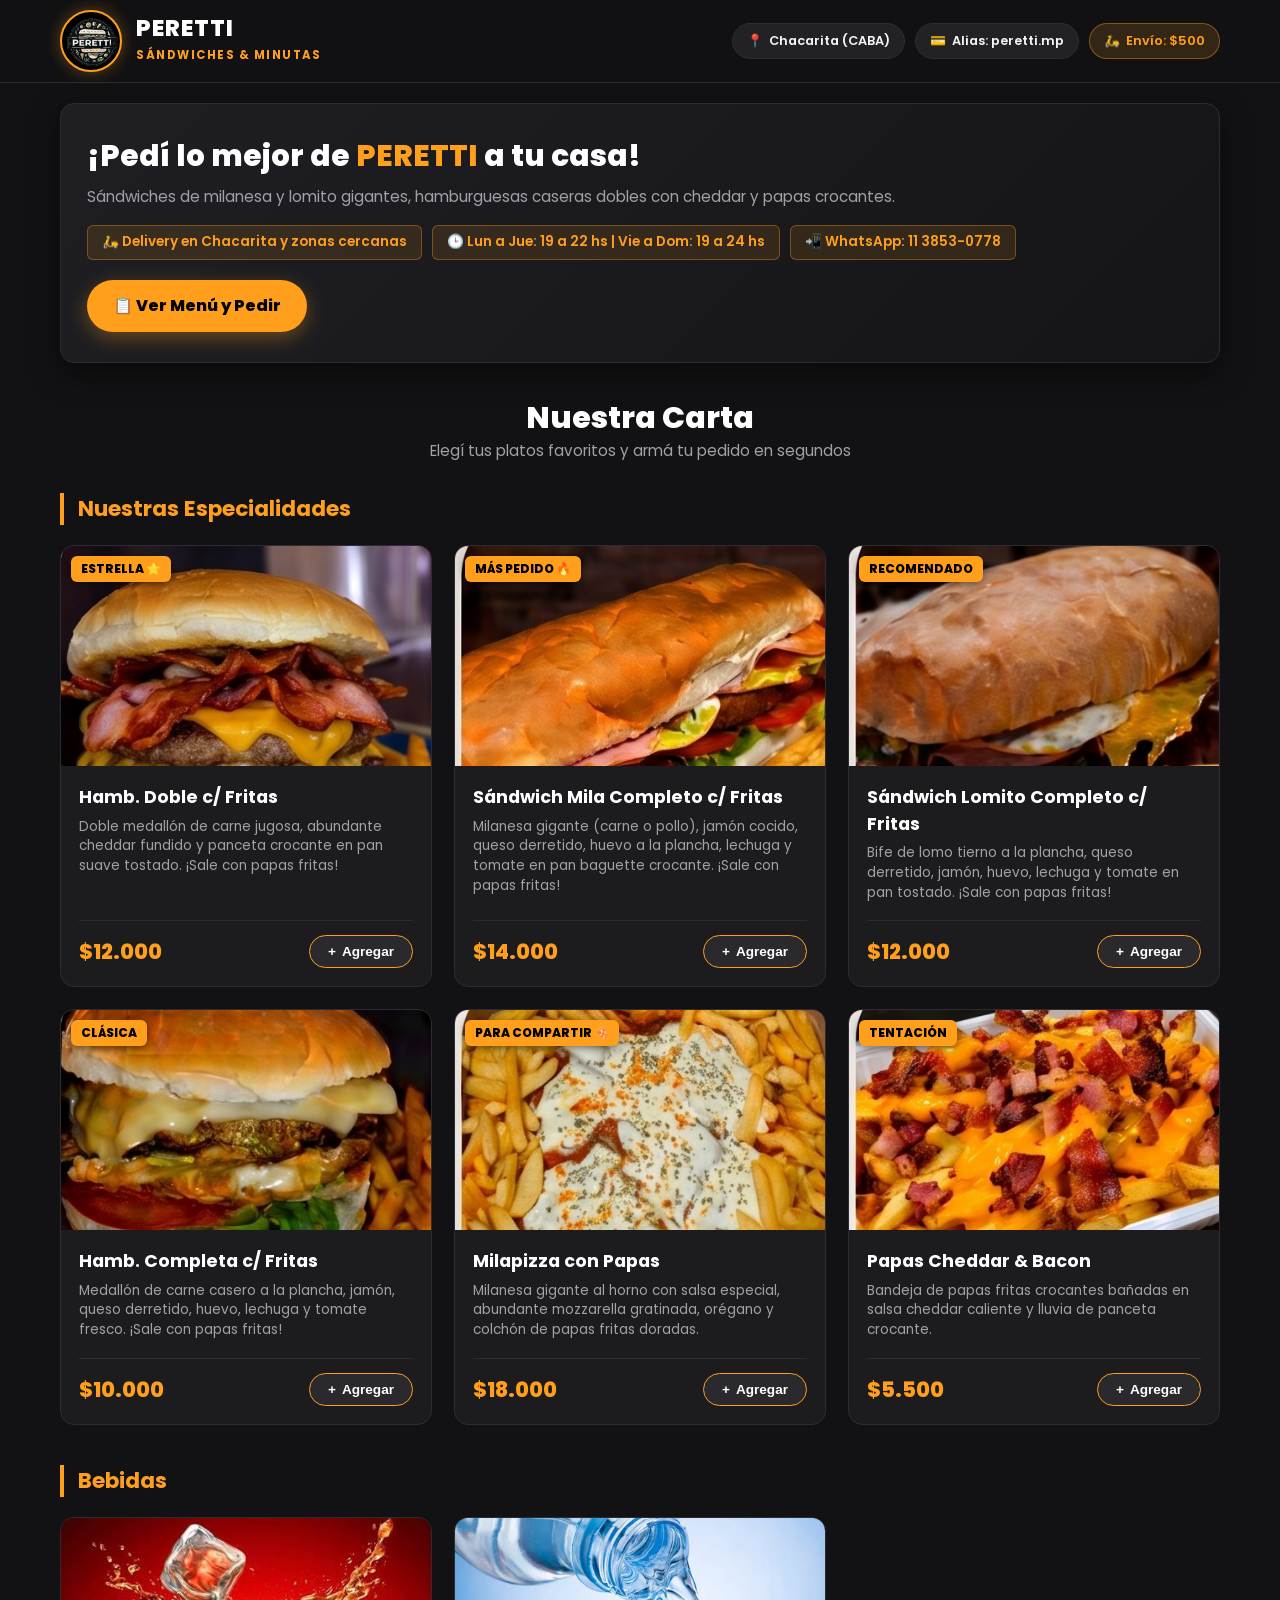
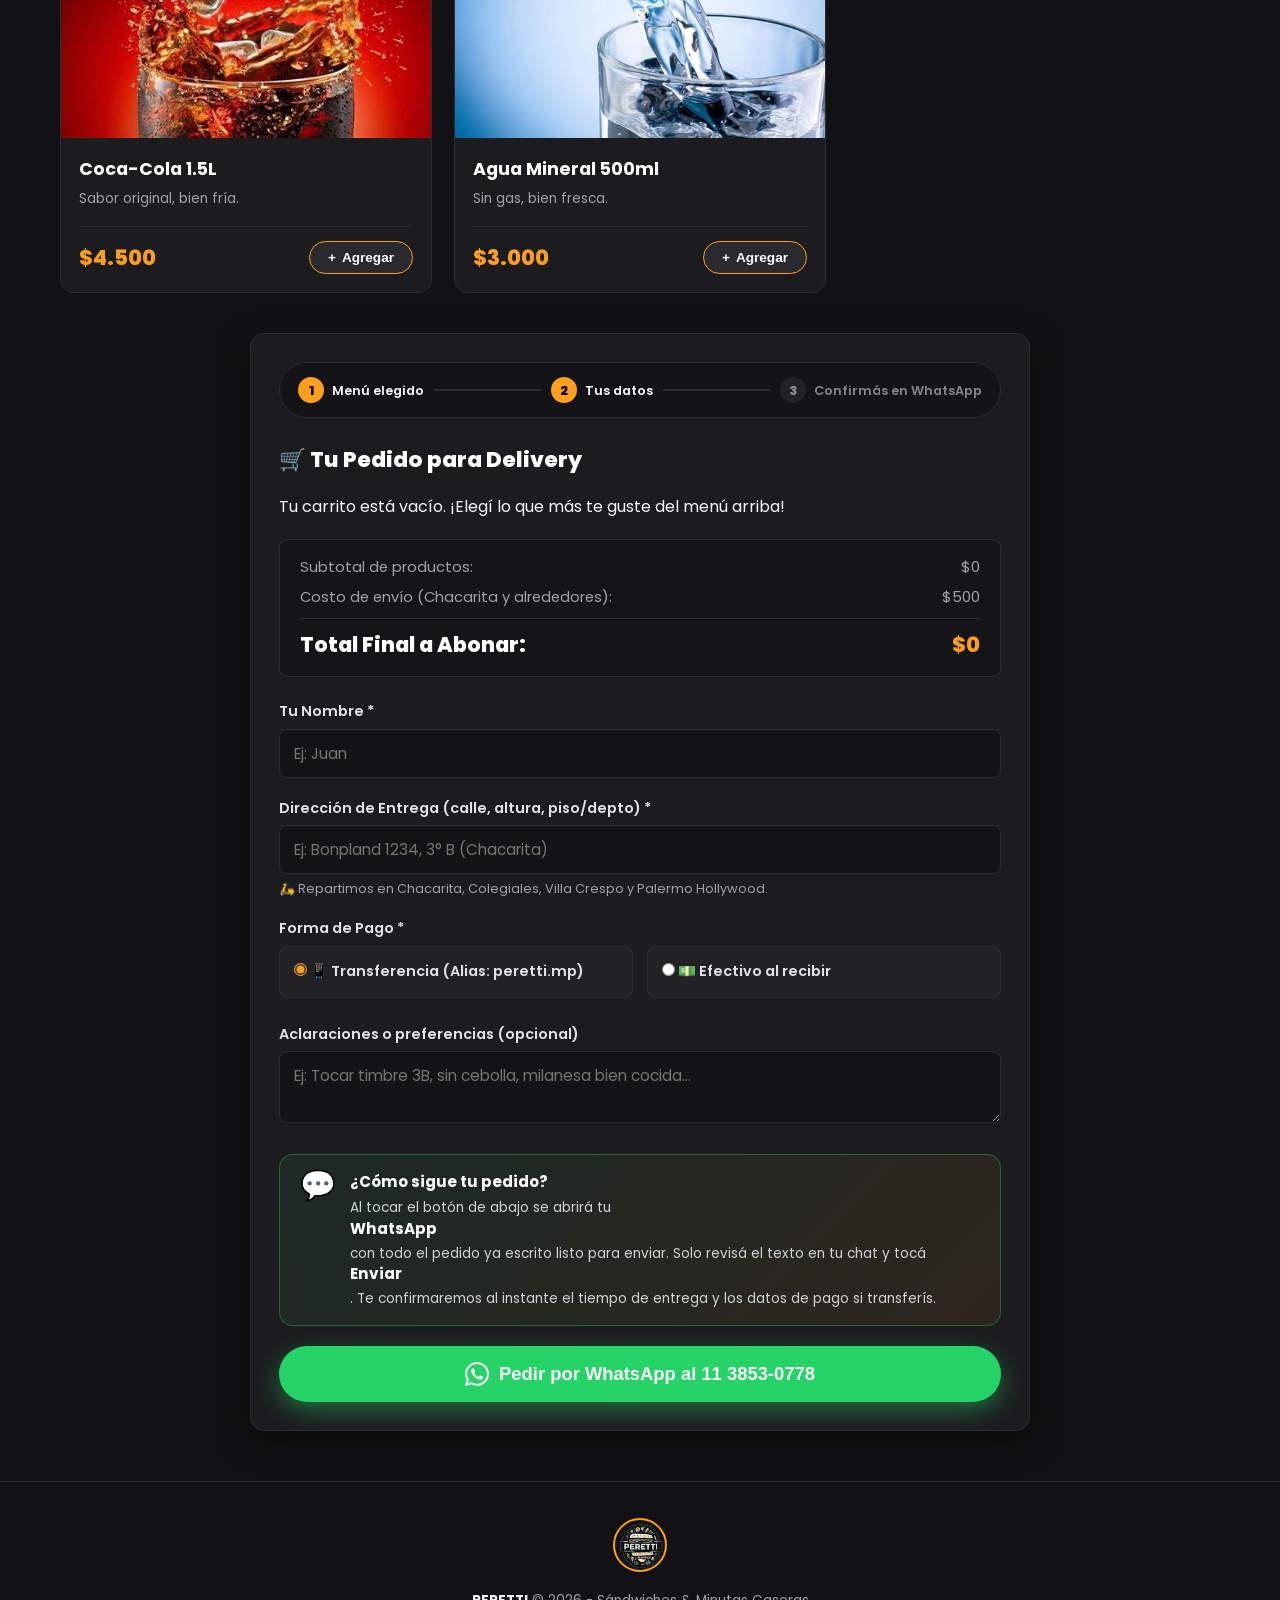
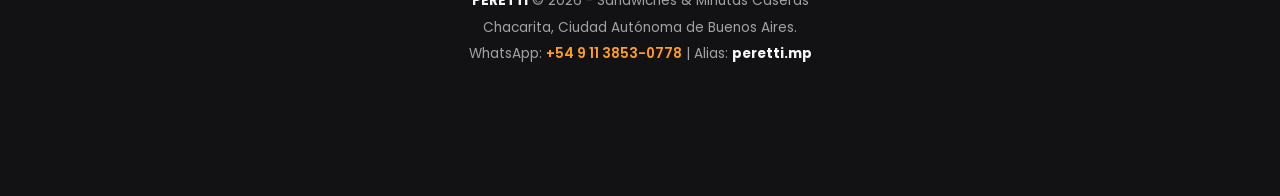
<file: index.html>
<!DOCTYPE html>
<html lang="es">

<head>
    <meta charset="UTF-8">
    <meta name="viewport" content="width=device-width, initial-scale=1.0">
    <title>PERETTI | Sándwiches, Hamburguesas & Minutas - Chacarita</title>
    <link rel="preconnect" href="https://fonts.googleapis.com">
    <link rel="preconnect" href="https://fonts.gstatic.com" crossorigin>
    <link href="https://fonts.googleapis.com/css2?family=Poppins:wght@400;500;600;700;800&display=swap" rel="stylesheet">
    <link rel="stylesheet" href="css/style.css">
    <link rel="icon" type="image/png" href="img/logo/logo.png">
</head>

<body>

    <header>
        <nav class="navbar">
            <a href="#" class="logo-brand">
                <img src="img/logo/logo.png" alt="Logo Peretti" class="brand-logo-img">
                <div class="brand-text">
                    <h1>PERETTI</h1>
                    <span>SÁNDWICHES & MINUTAS</span>
                </div>
            </a>
            <div class="nav-badges">
                <div class="badge-pill">
                    <span>📍</span> Chacarita (CABA)
                </div>
                <div class="badge-pill">
                    <span>💳</span> Alias: peretti.mp
                </div>
                <div class="badge-pill highlight">
                    <span>🛵</span> Envío: $500
                </div>
            </div>
        </nav>
    </header>

    <main>
        <!-- HERO BANNER -->
        <section class="hero">
            <div class="hero-banner">
                <div class="hero-info">
                    <h2>¡Pedí lo mejor de <span>PERETTI</span> a tu casa!</h2>
                    <p>Sándwiches de milanesa y lomito gigantes, hamburguesas caseras dobles con cheddar y papas crocantes.</p>
                    <div class="hero-badges">
                        <span class="hero-badge-item">🛵 Delivery en Chacarita y zonas cercanas</span>
                        <span class="hero-badge-item">🕒 Lun a Jue: 19 a 22 hs | Vie a Dom: 19 a 24 hs</span>
                        <span class="hero-badge-item">📲 WhatsApp: 11 3853-0778</span>
                    </div>
                </div>
                <div class="hero-cta">
                    <a href="#menu" class="btn-hero-menu">
                        📋 Ver Menú y Pedir
                    </a>
                </div>
            </div>
        </section>

        <!-- SECCIÓN DE MENÚ -->
        <section id="menu" class="menu-section">
            <div class="section-header">
                <h2>Nuestra Carta</h2>
                <p>Elegí tus platos favoritos y armá tu pedido en segundos</p>
            </div>
            <div id="menu-container">
                <!-- Generado dinámicamente por js/script.js -->
            </div>
        </section>

        <!-- SECCIÓN DE PEDIDO / CHECKOUT -->
        <section id="pedido" class="order-section">
            <div class="checkout-box">

                <!-- STEPPER / NUBE DE PASOS INTERACTIVA -->
                <div class="stepper-container">
                    <div class="step-item active">
                        <div class="step-circle">1</div>
                        <span class="step-label">Menú elegido</span>
                    </div>
                    <div class="step-line"></div>
                    <div class="step-item active">
                        <div class="step-circle">2</div>
                        <span class="step-label">Tus datos</span>
                    </div>
                    <div class="step-line"></div>
                    <div class="step-item">
                        <div class="step-circle">3</div>
                        <span class="step-label">Confirmás en WhatsApp</span>
                    </div>
                </div>

                <h3>🛒 Tu Pedido para Delivery</h3>
                
                <ul id="cart-items">
                    <li id="empty-cart-msg">Tu carrito está vacío. ¡Elegí lo que más te guste del menú arriba!</li>
                </ul>

                <!-- DESGLOSE DE TOTALES -->
                <div class="cart-breakdown">
                    <div class="breakdown-row">
                        <span>Subtotal de productos:</span>
                        <span id="cart-subtotal">$0</span>
                    </div>
                    <div class="breakdown-row">
                        <span>Costo de envío (Chacarita y alrededores):</span>
                        <span id="cart-delivery">$500</span>
                    </div>
                    <div class="breakdown-row total-row">
                        <span>Total Final a Abonar:</span>
                        <span id="cart-total">$0</span>
                    </div>
                </div>

                <!-- FORMULARIO DE ENTREGA -->
                <form id="order-form" onsubmit="return false;">
                    <div class="form-group">
                        <label for="nombre">Tu Nombre *</label>
                        <input type="text" id="nombre" class="form-control" placeholder="Ej: Juan" required>
                    </div>

                    <div class="form-group">
                        <label for="direccion">Dirección de Entrega (calle, altura, piso/depto) *</label>
                        <input type="text" id="direccion" class="form-control" placeholder="Ej: Bonpland 1234, 3° B (Chacarita)" required>
                        <span class="input-hint">🛵 Repartimos en Chacarita, Colegiales, Villa Crespo y Palermo Hollywood.</span>
                    </div>

                    <!-- FORMA DE PAGO -->
                    <div class="form-group">
                        <label>Forma de Pago *</label>
                        <div class="radio-group">
                            <label class="radio-card">
                                <input type="radio" name="forma_pago" value="transferencia" checked>
                                📱 Transferencia (Alias: peretti.mp)
                            </label>
                            <label class="radio-card">
                                <input type="radio" name="forma_pago" value="efectivo">
                                💵 Efectivo al recibir
                            </label>
                        </div>
                    </div>

                    <!-- OPCIONES DINÁMICAS DE EFECTIVO -->
                    <div id="cash-options-container" class="cash-options-box hidden">
                        <label for="monto_abona">¿Con cuánto vas a pagar? (para que el repartidor lleve tu cambio exacto)</label>
                        <div class="cash-input-row">
                            <input type="number" id="monto_abona" class="form-control" placeholder="Ej: 20000" min="0" step="500">
                            <button type="button" id="btn-pago-justo" class="btn-secondary">Pago Justo</button>
                        </div>
                        <div id="cash-change-feedback" class="cash-feedback"></div>
                        <p class="cash-security-note">
                            🔒 <em>Por seguridad del repartidor, el cambio disponible es limitado. Si necesitás cambio para un billete grande, consultanos por WhatsApp antes de enviar el pedido o aboná por Transferencia (Alias: <strong>peretti.mp</strong>).</em>
                        </p>
                    </div>

                    <div class="form-group">
                        <label for="aclaraciones">Aclaraciones o preferencias (opcional)</label>
                        <textarea id="aclaraciones" class="form-control" rows="2" placeholder="Ej: Tocar timbre 3B, sin cebolla, milanesa bien cocida..."></textarea>
                    </div>

                    <!-- NUBE INFORMATIVA PRE-WHATSAPP -->
                    <div class="info-cloud-box">
                        <div class="cloud-icon">💬</div>
                        <div class="cloud-text">
                            <strong>¿Cómo sigue tu pedido?</strong>
                            <p>Al tocar el botón de abajo se abrirá tu <strong>WhatsApp</strong> con todo el pedido ya escrito listo para enviar. Solo revisá el texto en tu chat y tocá <strong>Enviar</strong>. Te confirmaremos al instante el tiempo de entrega y los datos de pago si transferís.</p>
                        </div>
                    </div>

                    <button type="button" id="whatsapp-button" class="btn-submit-order">
                        <svg width="24" height="24" viewBox="0 0 24 24" fill="currentColor">
                            <path d="M.057 24l1.687-6.163c-1.041-1.804-1.588-3.849-1.587-5.946.003-6.556 5.338-11.891 11.893-11.891 3.181.001 6.167 1.24 8.413 3.488 2.245 2.248 3.481 5.236 3.48 8.414-.003 6.557-5.338 11.892-11.893 11.892-1.99-.001-3.951-.5-5.688-1.448l-6.305 1.654zm6.597-3.807c1.676.995 3.276 1.591 5.392 1.592 5.448 0 9.886-4.434 9.889-9.885.002-5.462-4.415-9.89-9.881-9.892-5.452 0-9.887 4.434-9.889 9.884-.001 2.225.651 3.891 1.746 5.634l-.999 3.648 3.742-.981zm11.387-5.464c-.074-.124-.272-.198-.57-.347-.297-.149-1.758-.868-2.031-.967-.272-.099-.47-.149-.669.149-.198.297-.768.967-.941 1.165-.173.198-.347.223-.644.074-.297-.149-1.255-.462-2.39-1.475-.883-.788-1.48-1.761-1.653-2.059-.173-.297-.018-.458.13-.606.134-.133.297-.347.446-.521.151-.172.2-.296.3-.495.099-.198.05-.372-.025-.521-.075-.148-.669-1.611-.916-2.206-.242-.579-.487-.501-.669-.51l-.57-.01c-.198 0-.52.074-.792.372s-1.04 1.016-1.04 2.479 1.065 2.876 1.213 3.074c.149.198 2.095 3.2 5.076 4.487.709.306 1.263.489 1.694.626.712.226 1.36.194 1.872.118.571-.085 1.758-.719 2.006-1.413.248-.695.248-1.29.173-1.414z"/>
                        </svg>
                        Pedir por WhatsApp al 11 3853-0778
                    </button>
                </form>
            </div>
        </section>
    </main>

    <!-- Botón flotante para celulares -->
    <a href="#pedido" id="float-cart" class="floating-cart hidden">
        <span>🛒 <span id="float-cart-count">0 ítems</span></span>
        <span id="float-cart-total">$0</span>
    </a>

    <footer>
        <div class="footer-content">
            <img src="img/logo/logo.png" alt="Logo Peretti" class="footer-logo">
            <p><strong>PERETTI</strong> &copy; 2026 - Sándwiches & Minutas Caseras</p>
            <p>Chacarita, Ciudad Autónoma de Buenos Aires.</p>
            <p class="footer-contact">
                WhatsApp: <a href="https://wa.me/5491138530778">+54 9 11 3853-0778</a> | Alias: <strong>peretti.mp</strong>
            </p>
        </div>
    </footer>

    <script src="js/menu-data.js"></script>
    <script src="js/script.js"></script>
</body>

</html>
</file>
<file: css/style.css>
:root {
    --bg-dark: #121214;
    --bg-card: #1c1c1f;
    --bg-card-hover: #26262b;
    --accent-orange: #ff9f1c;
    --accent-orange-hover: #e08b15;
    --accent-red: #e63946;
    --accent-green: #25d366;
    --accent-green-hover: #1ebd56;
    --text-light: #f5f5f7;
    --text-muted: #a1a1a8;
    --border-color: #2c2c32;
    --radius-md: 14px;
    --radius-sm: 8px;
    --shadow-card: 0 10px 30px rgba(0, 0, 0, 0.5);
}

* {
    margin: 0;
    padding: 0;
    box-sizing: border-box;
}

body {
    font-family: 'Poppins', -apple-system, BlinkMacSystemFont, sans-serif;
    background-color: var(--bg-dark);
    color: var(--text-light);
    line-height: 1.5;
    padding-bottom: 90px;
}

/* NAVBAR */
header {
    background-color: rgba(18, 18, 20, 0.96);
    backdrop-filter: blur(14px);
    position: sticky;
    top: 0;
    z-index: 100;
    border-bottom: 1px solid var(--border-color);
}

.navbar {
    max-width: 1200px;
    margin: 0 auto;
    display: flex;
    justify-content: space-between;
    align-items: center;
    padding: 10px 20px;
}

.logo-brand {
    display: flex;
    align-items: center;
    gap: 14px;
    text-decoration: none;
    color: var(--text-light);
}

/* LOGO HD MEJORADO: MÁS GRANDE, NÍTIDO Y BRILLANTE */
.brand-logo-img {
    height: 62px;
    width: 62px;
    border-radius: 50%;
    object-fit: contain;
    background: #000000;
    box-shadow: 0 0 16px rgba(255, 159, 28, 0.35);
    border: 2px solid var(--accent-orange);
    transition: transform 0.2s ease, box-shadow 0.2s ease;
}

.brand-logo-img:hover {
    transform: scale(1.05);
    box-shadow: 0 0 22px rgba(255, 159, 28, 0.55);
}

.brand-text h1 {
    font-size: 1.45rem;
    font-weight: 800;
    letter-spacing: 1px;
    color: #ffffff;
    line-height: 1.1;
}

.brand-text span {
    font-size: 0.72rem;
    color: var(--accent-orange);
    text-transform: uppercase;
    font-weight: 700;
    letter-spacing: 1.5px;
}

.nav-badges {
    display: flex;
    gap: 10px;
}

.badge-pill {
    background: #222226;
    color: var(--text-light);
    font-size: 0.8rem;
    padding: 7px 14px;
    border-radius: 20px;
    font-weight: 600;
    display: flex;
    align-items: center;
    gap: 6px;
    border: 1px solid var(--border-color);
}

.badge-pill.highlight {
    background: rgba(255, 159, 28, 0.15);
    color: var(--accent-orange);
    border-color: rgba(255, 159, 28, 0.4);
}

/* HERO SECTION */
.hero {
    max-width: 1200px;
    margin: 20px auto;
    padding: 0 20px;
}

.hero-banner {
    background: linear-gradient(135deg, #1f1f23, #151518);
    border: 1px solid var(--border-color);
    border-radius: var(--radius-md);
    padding: 30px 26px;
    display: flex;
    flex-wrap: wrap;
    align-items: center;
    justify-content: space-between;
    gap: 20px;
    box-shadow: var(--shadow-card);
}

.hero-info h2 {
    font-size: 1.85rem;
    font-weight: 800;
    color: #ffffff;
    margin-bottom: 8px;
}

.hero-info h2 span {
    color: var(--accent-orange);
}

.hero-info p {
    color: var(--text-muted);
    font-size: 0.95rem;
    margin-bottom: 16px;
}

.hero-badges {
    display: flex;
    flex-wrap: wrap;
    gap: 10px;
}

.hero-badge-item {
    background: rgba(255, 159, 28, 0.12);
    border: 1px solid rgba(255, 159, 28, 0.35);
    color: var(--accent-orange);
    padding: 6px 14px;
    border-radius: 6px;
    font-size: 0.85rem;
    font-weight: 600;
}

.btn-hero-menu {
    background: var(--accent-orange);
    color: #000000;
    padding: 14px 26px;
    border-radius: 30px;
    text-decoration: none;
    font-weight: 800;
    font-size: 1rem;
    display: inline-flex;
    align-items: center;
    gap: 8px;
    box-shadow: 0 6px 20px rgba(255, 159, 28, 0.35);
    transition: transform 0.15s, background 0.2s;
}

.btn-hero-menu:hover {
    background: var(--accent-orange-hover);
    transform: translateY(-2px);
}

/* MENU SECTION */
.menu-section {
    max-width: 1200px;
    margin: 32px auto;
    padding: 0 20px;
}

.section-header {
    text-align: center;
    margin-bottom: 30px;
}

.section-header h2 {
    font-size: 1.9rem;
    font-weight: 800;
    color: #ffffff;
}

.section-header p {
    color: var(--text-muted);
    font-size: 0.95rem;
}

.category-section {
    margin-bottom: 40px;
}

.category-title {
    font-size: 1.35rem;
    font-weight: 700;
    color: var(--accent-orange);
    border-left: 4px solid var(--accent-orange);
    padding-left: 14px;
    margin-bottom: 20px;
}

.products-grid {
    display: grid;
    grid-template-columns: repeat(auto-fill, minmax(280px, 1fr));
    gap: 22px;
}

.product-card {
    background: var(--bg-card);
    border: 1px solid var(--border-color);
    border-radius: var(--radius-md);
    overflow: hidden;
    display: flex;
    flex-direction: column;
    transition: transform 0.2s, box-shadow 0.2s, border-color 0.2s;
}

.product-card:hover {
    transform: translateY(-5px);
    border-color: rgba(255, 159, 28, 0.45);
    box-shadow: 0 14px 30px rgba(0, 0, 0, 0.6);
}

.product-img-wrapper {
    position: relative;
    width: 100%;
    height: 220px;
    background: #252528;
}

.product-img {
    width: 100%;
    height: 100%;
    object-fit: cover;
}

.product-badge {
    position: absolute;
    top: 10px;
    left: 10px;
    background: var(--accent-orange);
    color: #000;
    font-weight: 800;
    font-size: 0.75rem;
    padding: 4px 10px;
    border-radius: 6px;
    text-transform: uppercase;
    box-shadow: 0 2px 8px rgba(0,0,0,0.5);
}

.product-info {
    padding: 18px;
    display: flex;
    flex-direction: column;
    flex-grow: 1;
}

.product-title {
    font-size: 1.1rem;
    font-weight: 700;
    color: #ffffff;
    margin-bottom: 6px;
}

.product-desc {
    color: var(--text-muted);
    font-size: 0.85rem;
    line-height: 1.45;
    margin-bottom: 18px;
    flex-grow: 1;
}

.product-footer {
    display: flex;
    justify-content: space-between;
    align-items: center;
    border-top: 1px solid var(--border-color);
    padding-top: 14px;
}

.product-price {
    font-size: 1.3rem;
    font-weight: 800;
    color: var(--accent-orange);
}

.btn-add {
    background: #2a2a2e;
    color: #ffffff;
    border: 1px solid var(--accent-orange);
    padding: 8px 18px;
    border-radius: 20px;
    font-weight: 700;
    font-size: 0.85rem;
    cursor: pointer;
    display: inline-flex;
    align-items: center;
    gap: 6px;
    transition: all 0.2s;
}

.btn-add:hover {
    background: var(--accent-orange);
    color: #000000;
}

/* STEPPER INTERACTIVO DE PASOS (NUBE DE PROGRESO) */
.stepper-container {
    display: flex;
    align-items: center;
    justify-content: space-between;
    margin-bottom: 26px;
    padding: 14px 18px;
    background: #141416;
    border: 1px solid var(--border-color);
    border-radius: 30px;
}

.step-item {
    display: flex;
    align-items: center;
    gap: 8px;
    opacity: 0.5;
    transition: opacity 0.3s;
}

.step-item.active {
    opacity: 1;
}

.step-circle {
    width: 26px;
    height: 26px;
    border-radius: 50%;
    background: #333338;
    color: #fff;
    display: flex;
    align-items: center;
    justify-content: center;
    font-size: 0.8rem;
    font-weight: 800;
}

.step-item.active .step-circle {
    background: var(--accent-orange);
    color: #000;
}

.step-label {
    font-size: 0.8rem;
    font-weight: 600;
}

.step-line {
    flex-grow: 1;
    height: 2px;
    background: #2c2c32;
    margin: 0 10px;
}

/* CHECKOUT / CART CONTAINER */
.order-section {
    max-width: 820px;
    margin: 40px auto;
    padding: 0 20px;
}

.checkout-box {
    background: var(--bg-card);
    border: 1px solid var(--border-color);
    border-radius: var(--radius-md);
    padding: 28px;
    box-shadow: var(--shadow-card);
}

.checkout-box h3 {
    font-size: 1.35rem;
    font-weight: 800;
    margin-bottom: 18px;
    color: #ffffff;
}

#cart-items {
    list-style: none;
    margin-bottom: 20px;
}

.cart-item {
    display: flex;
    justify-content: space-between;
    align-items: center;
    padding: 12px 0;
    border-bottom: 1px solid var(--border-color);
}

.cart-item-info strong {
    display: block;
    font-size: 0.95rem;
}

.cart-item-price {
    color: var(--accent-orange);
    font-size: 0.9rem;
    font-weight: 600;
}

.cart-item-controls {
    display: flex;
    align-items: center;
    gap: 8px;
}

.qty-btn {
    background: #333338;
    color: #fff;
    border: none;
    width: 28px;
    height: 28px;
    border-radius: 6px;
    font-weight: bold;
    cursor: pointer;
    transition: background 0.15s;
}

.qty-btn:hover {
    background: #4a4a52;
}

.qty-num {
    font-weight: 700;
    min-width: 20px;
    text-align: center;
}

.remove-btn {
    background: none;
    border: none;
    color: #e63946;
    font-size: 1.4rem;
    cursor: pointer;
    margin-left: 6px;
    line-height: 1;
}

/* DESGLOSE DE TOTALES */
.cart-breakdown {
    background: #151518;
    border: 1px solid var(--border-color);
    border-radius: var(--radius-sm);
    padding: 16px 20px;
    margin-bottom: 24px;
}

.breakdown-row {
    display: flex;
    justify-content: space-between;
    margin-bottom: 8px;
    font-size: 0.92rem;
    color: var(--text-muted);
}

.breakdown-row.total-row {
    border-top: 1px solid var(--border-color);
    padding-top: 10px;
    margin-top: 10px;
    margin-bottom: 0;
    font-size: 1.3rem;
    font-weight: 800;
    color: #ffffff;
}

.breakdown-row.total-row #cart-total {
    color: var(--accent-orange);
}

/* FORM STYLES */
.form-group {
    margin-bottom: 20px;
}

.form-group label {
    display: block;
    font-weight: 600;
    font-size: 0.9rem;
    margin-bottom: 6px;
    color: #e2e2e6;
}

.input-hint {
    display: block;
    font-size: 0.8rem;
    color: var(--text-muted);
    margin-top: 5px;
}

.form-control {
    width: 100%;
    padding: 12px 14px;
    background: #141416;
    border: 1px solid var(--border-color);
    border-radius: var(--radius-sm);
    color: #fff;
    font-size: 0.95rem;
    font-family: inherit;
    transition: border-color 0.2s;
}

.form-control:focus {
    outline: none;
    border-color: var(--accent-orange);
}

.radio-group {
    display: flex;
    gap: 14px;
    flex-wrap: wrap;
    margin-top: 6px;
}

.radio-card {
    flex: 1;
    min-width: 150px;
    background: #222226;
    border: 1px solid var(--border-color);
    padding: 14px;
    border-radius: var(--radius-sm);
    display: flex;
    align-items: center;
    gap: 8px;
    cursor: pointer;
    font-size: 0.9rem;
    font-weight: 600;
    transition: border-color 0.2s;
}

.radio-card:hover {
    border-color: rgba(255, 159, 28, 0.4);
}

.radio-card input {
    accent-color: var(--accent-orange);
}

/* OPCIONES DE EFECTIVO */
.cash-options-box {
    background: #18181c;
    border: 1px dashed rgba(255, 159, 28, 0.4);
    border-radius: var(--radius-sm);
    padding: 16px;
    margin-bottom: 20px;
}

.cash-options-box.hidden {
    display: none;
}

.cash-input-row {
    display: flex;
    gap: 10px;
    margin-top: 8px;
}

.btn-secondary {
    background: #2a2a30;
    color: var(--accent-orange);
    border: 1px solid var(--accent-orange);
    padding: 0 16px;
    border-radius: var(--radius-sm);
    font-weight: 700;
    font-size: 0.85rem;
    cursor: pointer;
    white-space: nowrap;
}

.btn-secondary:hover {
    background: var(--accent-orange);
    color: #000;
}

.cash-feedback {
    margin-top: 10px;
    font-size: 0.9rem;
}

.change-exact {
    color: var(--accent-green);
    font-weight: 600;
}

.change-info {
    color: var(--accent-orange);
}

.change-warn {
    color: var(--accent-red);
    font-weight: 600;
}

.cash-security-note {
    font-size: 0.78rem;
    color: var(--text-muted);
    margin-top: 10px;
    line-height: 1.4;
}

/* NUBE INFORMATIVA PRE-WHATSAPP */
.info-cloud-box {
    background: linear-gradient(135deg, rgba(37, 211, 102, 0.08), rgba(255, 159, 28, 0.08));
    border: 1px solid rgba(37, 211, 102, 0.35);
    border-radius: var(--radius-md);
    padding: 16px 20px;
    margin: 24px 0 20px 0;
    display: flex;
    gap: 14px;
    align-items: flex-start;
}

.cloud-icon {
    font-size: 1.8rem;
    line-height: 1;
}

.cloud-text strong {
    display: block;
    color: #ffffff;
    font-size: 0.95rem;
    margin-bottom: 4px;
}

.cloud-text p {
    color: #d1d1d6;
    font-size: 0.85rem;
    line-height: 1.45;
}

.btn-submit-order {
    width: 100%;
    background: var(--accent-green);
    color: #ffffff;
    border: none;
    padding: 16px;
    border-radius: 30px;
    font-size: 1.15rem;
    font-weight: 800;
    cursor: pointer;
    display: flex;
    align-items: center;
    justify-content: center;
    gap: 10px;
    box-shadow: 0 8px 24px rgba(37, 211, 102, 0.45);
    transition: transform 0.15s, background 0.2s;
}

.btn-submit-order:hover {
    background: var(--accent-green-hover);
    transform: translateY(-2px);
}

/* FLOATING MOBILE CART */
.floating-cart {
    position: fixed;
    bottom: 16px;
    left: 20px;
    right: 20px;
    max-width: 500px;
    margin: 0 auto;
    background: var(--accent-orange);
    color: #000;
    padding: 14px 20px;
    border-radius: 30px;
    display: flex;
    justify-content: space-between;
    align-items: center;
    font-weight: 800;
    text-decoration: none;
    box-shadow: 0 8px 24px rgba(0, 0, 0, 0.7);
    z-index: 99;
}

.floating-cart.hidden {
    display: none;
}

/* TOAST */
#peretti-toast {
    position: fixed;
    bottom: 80px;
    left: 50%;
    transform: translateX(-50%);
    background: rgba(28, 28, 32, 0.95);
    color: #fff;
    padding: 10px 22px;
    border-radius: 20px;
    font-size: 0.9rem;
    font-weight: 600;
    border: 1px solid var(--accent-orange);
    box-shadow: 0 4px 20px rgba(0, 0, 0, 0.7);
    opacity: 0;
    pointer-events: none;
    transition: opacity 0.25s ease;
    z-index: 200;
}

#peretti-toast.toast-show {
    opacity: 1;
}

/* FOOTER */
footer {
    border-top: 1px solid var(--border-color);
    padding: 36px 20px;
    text-align: center;
    margin-top: 50px;
}

.footer-content {
    max-width: 600px;
    margin: 0 auto;
}

.footer-logo {
    height: 54px;
    width: 54px;
    border-radius: 50%;
    margin-bottom: 12px;
    border: 2px solid var(--accent-orange);
}

footer p {
    color: var(--text-muted);
    font-size: 0.85rem;
    margin-bottom: 6px;
}

footer strong {
    color: var(--text-light);
}

.footer-contact a {
    color: var(--accent-orange);
    text-decoration: none;
    font-weight: 600;
}

@media (max-width: 650px) {
    .navbar {
        padding: 10px 14px;
    }
    .brand-logo-img {
        height: 52px;
        width: 52px;
    }
    .nav-badges {
        display: none;
    }
    .hero-banner {
        padding: 22px 18px;
    }
    .stepper-container {
        padding: 10px 12px;
    }
    .step-label {
        font-size: 0.72rem;
    }
}
</file>
